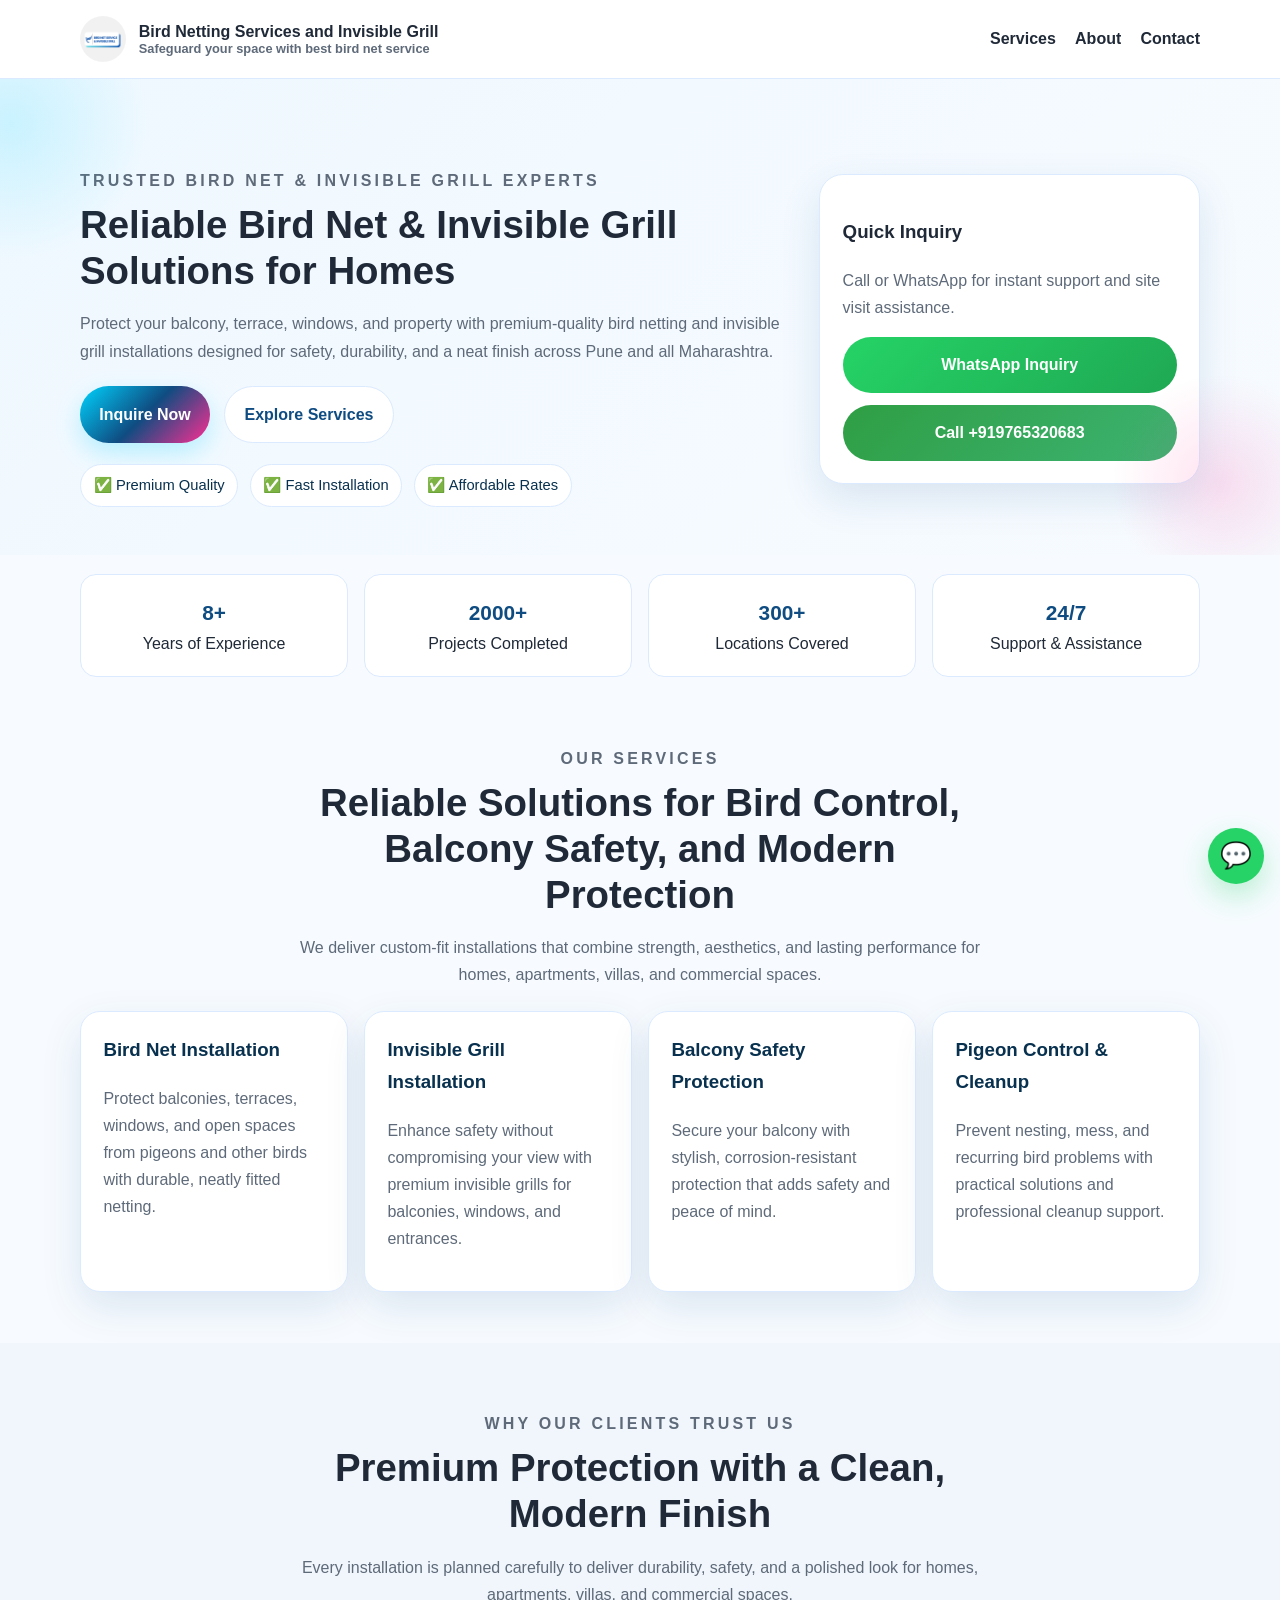
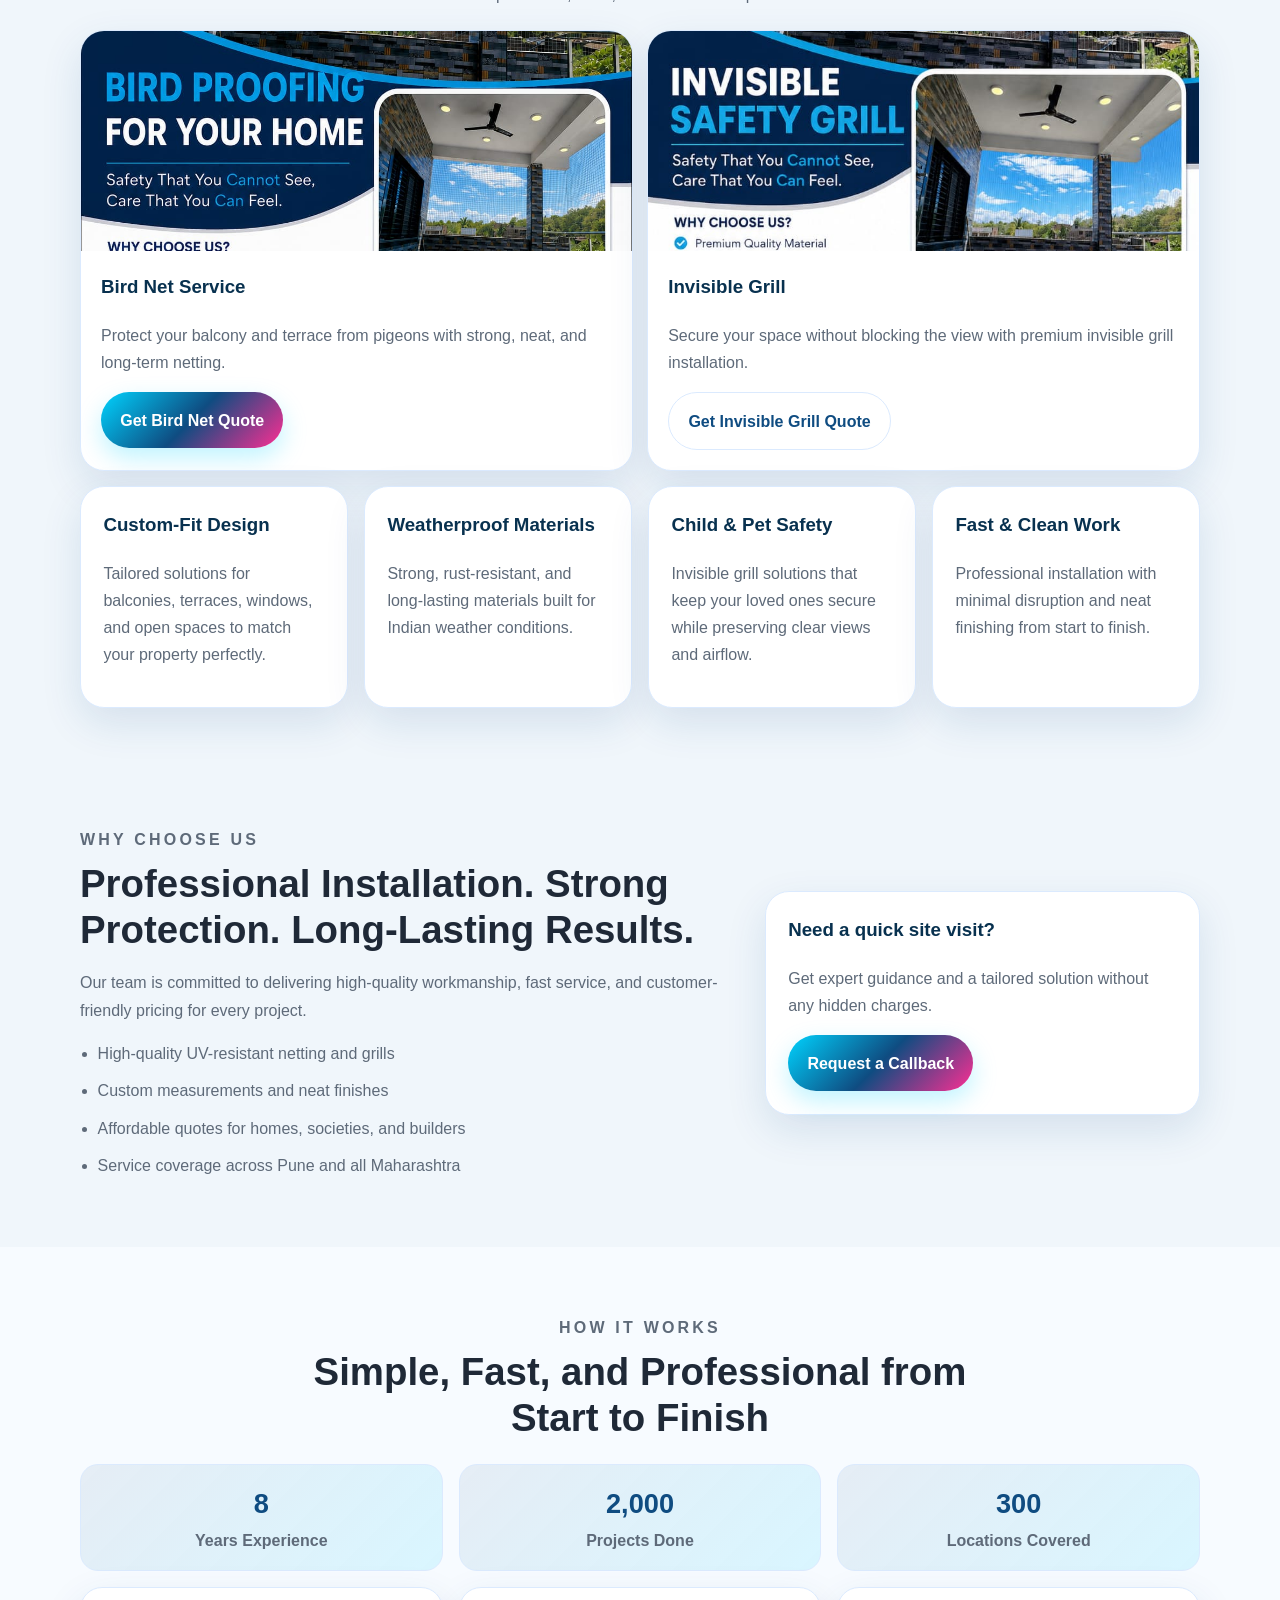
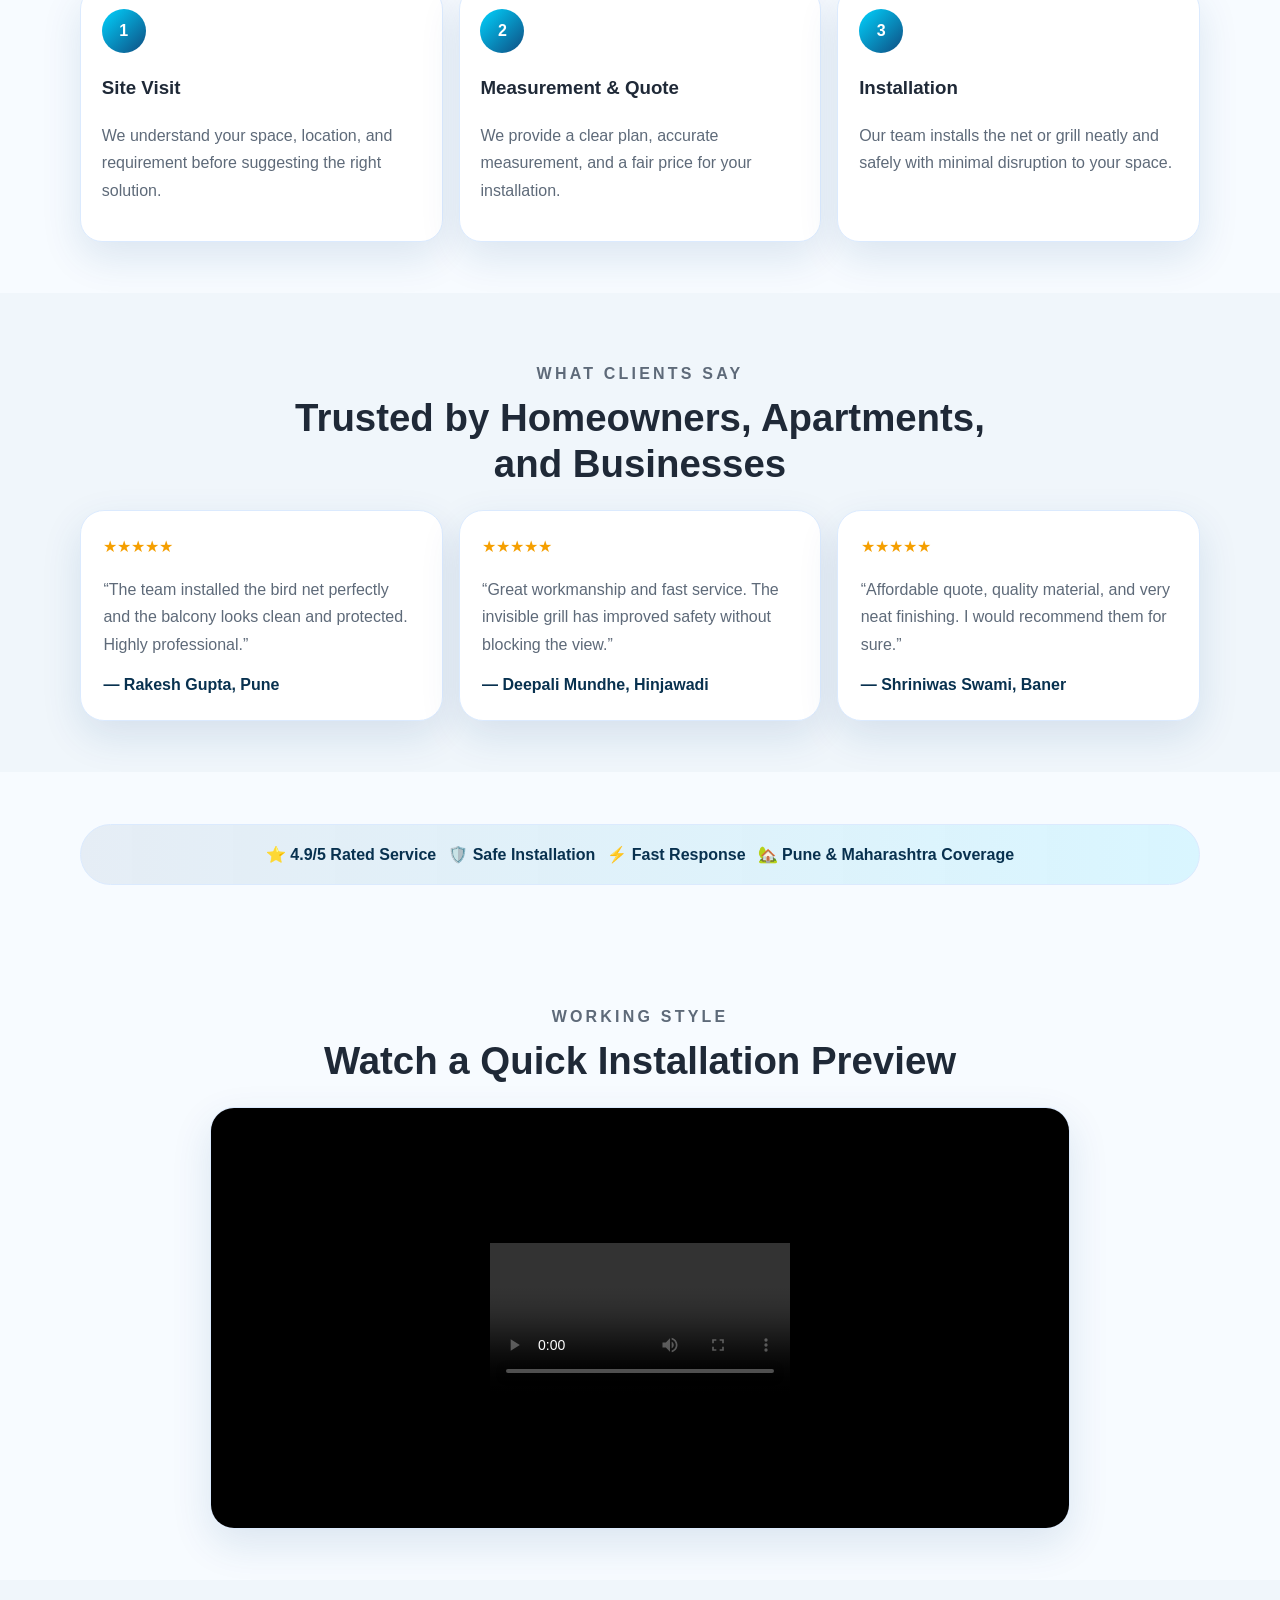
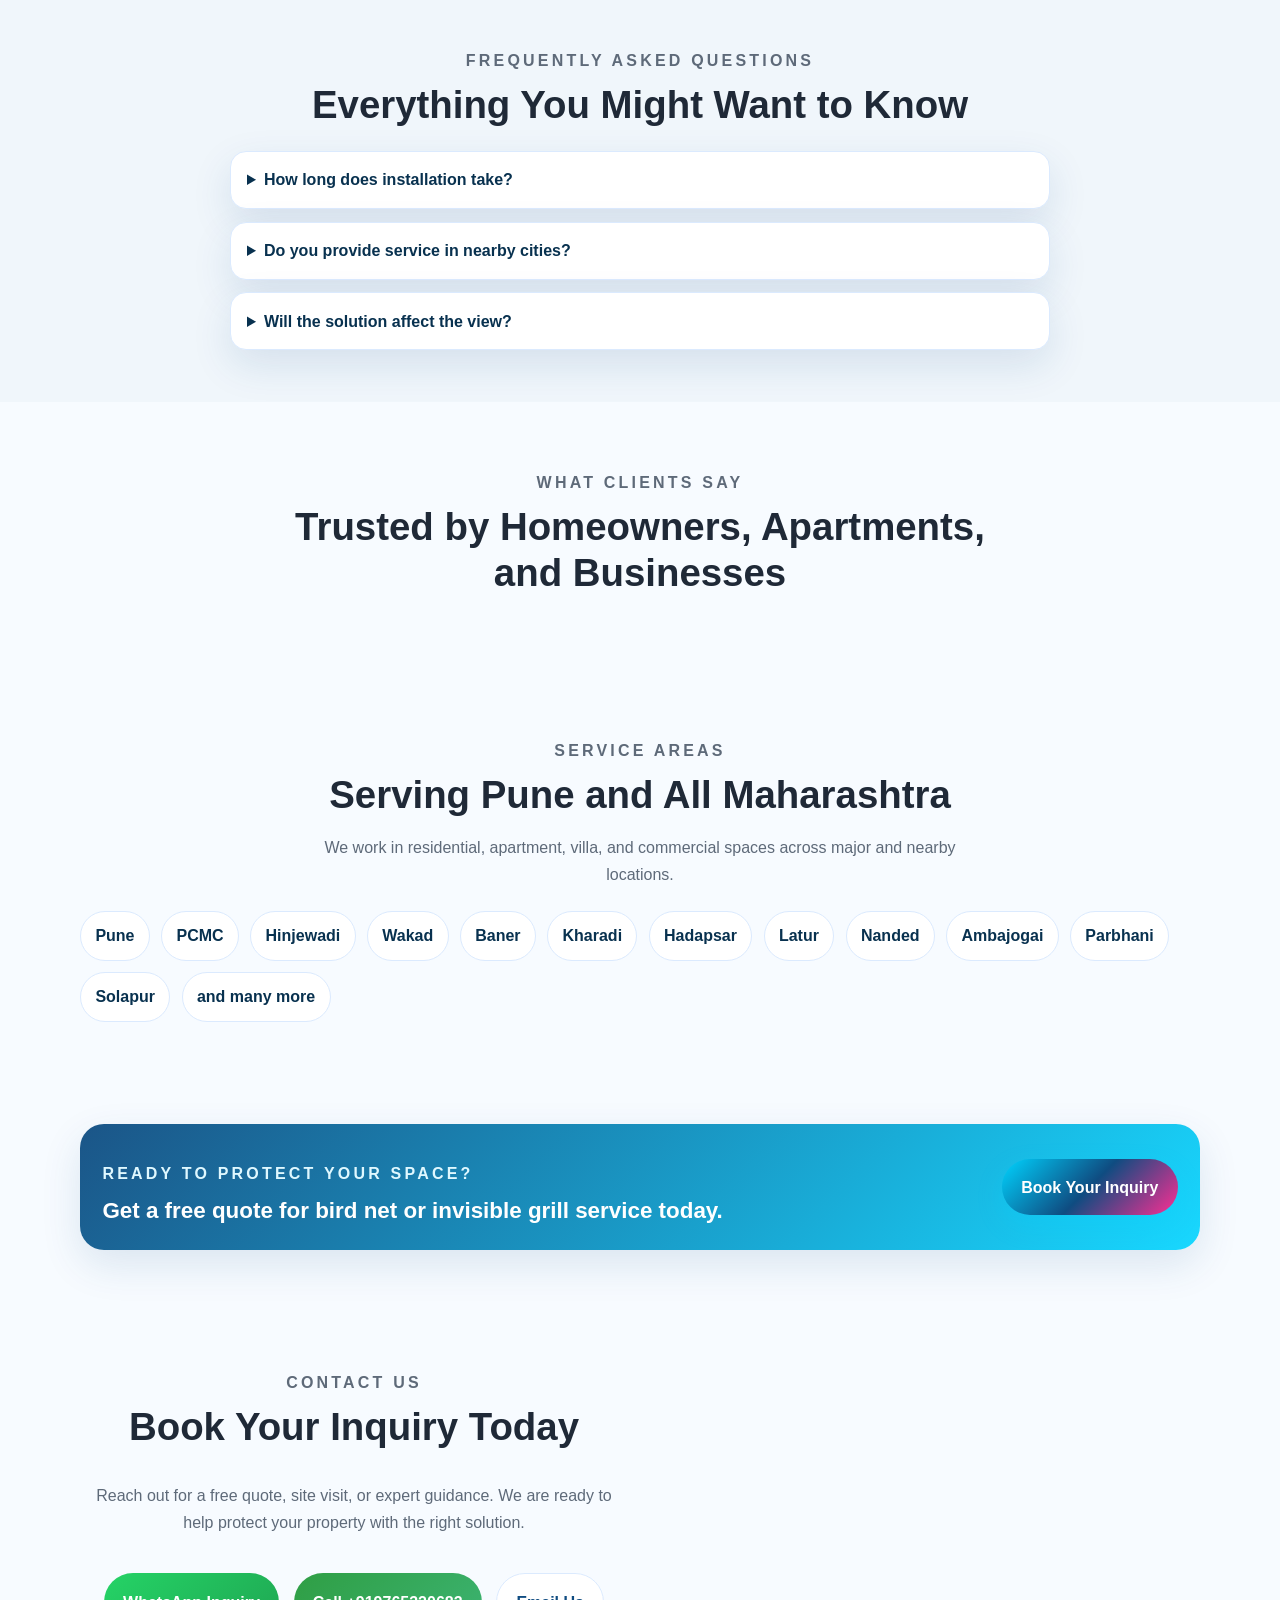
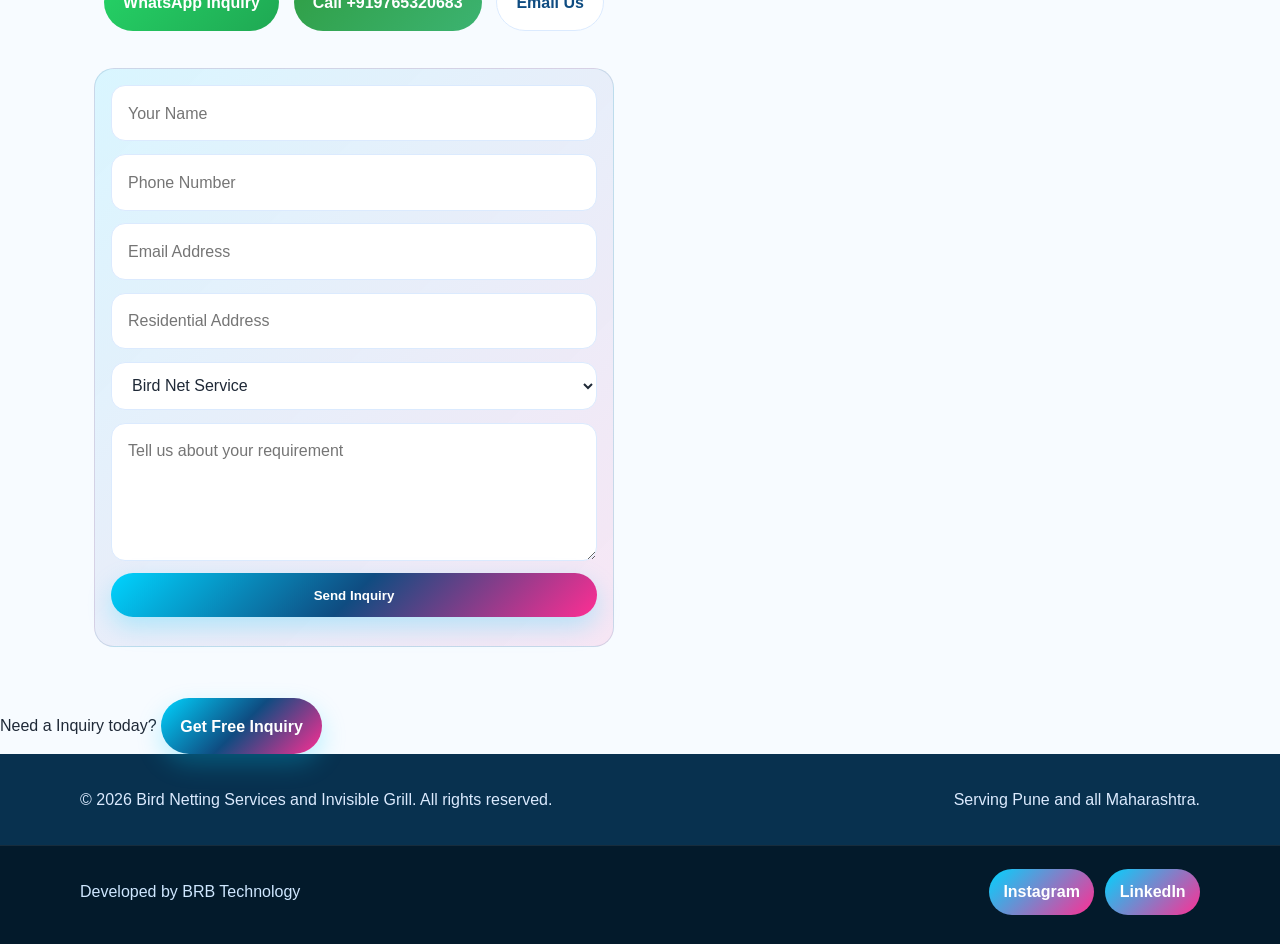
<file: index.html>
<!DOCTYPE html>
<html lang="en">
  <head>
    <meta charset="UTF-8" />
    <meta name="google-site-verification" content="9Urap_hjqONqZEsk7GaodjnMC9-ifWVLK-t0mXN6KZk" />
    <meta name="viewport" content="width=device-width, initial-scale=1.0" />
    <meta
      name="description"
      content="Professional Bird Net Services and Invisible Grill Services in Pune and all Maharashtra. Safe, durable, and affordable bird control and balcony protection solutions."
    />
    <meta
      name="keywords"
      content="bird net services pune, invisible grill services pune, bird netting, invisible grill, pigeon control, balcony safety, maharashtra"
    />
    <meta name="theme-color" content="#0f4c81" />
    <link rel="canonical" href="https://yourbusiness.com/" />
    <title>Bird Net & Invisible Grill Services in Pune | Safe Balcony & Property Protection</title>
    <link rel="stylesheet" href="styles.css" />
    <script type="application/ld+json">
      {
        "@context": "https://schema.org",
        "@type": "LocalBusiness",
        "name": "Bird Netting Services and Invisible Grill",
        "description": "Professional bird net and invisible grill services for homes, apartments, balconies, and commercial properties in Pune and across Maharashtra.",
        "url": "https://birdnetservices.com/",
        "telephone": "+919765320683",
        "areaServed": ["Pune", "Maharashtra"],
        "serviceType": ["Bird Net Services", "Invisible Grill Services", "Balcony Safety", "Pigeon Control"],
        "address": {
          "@type": "Indigo Wing flat no.410,Prism City Charholi Bk. Pune",
          "addressLocality": "Pune",
          "addressRegion": "Maharashtra",
          "addressCountry": "India"
        }
      }
    </script>
  </head>
  <body>
    <header class="site-header">
      <div class="container nav-wrap">
        <a href="#home" class="brand">
          <span class="brand-logo">
    <img src="images/logo.jpeg" alt="Bird Net Service & Invisible Grill Logo" style="max-height: 50px; width: auto;">
</span>
          <span>
            <strong data-company-name>Bird Netting Services and Invisible Grill</strong>
            <small data-company-tagline>Safeguard your space with best bird net service</small>
          </span>
        </a>
        <button class="nav-toggle" aria-label="Toggle navigation" aria-expanded="false">
          <span></span><span></span><span></span>
        </button>
        <nav class="site-nav">
          <a class="nav-link" href="services.html">Services</a>
          <a class="nav-link" href="about.html">About</a>
          <a class="nav-link" href="#contact">Contact</a>
        </nav>
      </div>
    </header>

    <main id="home">
      <section class="hero">
        <div class="container hero-grid">
          <div class="hero-content">
            <p class="eyebrow">Trusted Bird Net & Invisible Grill Experts</p>
            <h1>Reliable Bird Net & Invisible Grill Solutions for Homes</h1>
            <p>
              Protect your balcony, terrace, windows, and property with premium-quality bird netting and invisible grill installations designed for safety, durability, and a neat finish across Pune and all Maharashtra.
            </p>
            <div class="hero-actions">
              <a class="btn btn-primary" href="#contact">Inquire Now</a>
              <a class="btn btn-secondary" href="#services">Explore Services</a>
            </div>
            <div class="hero-badges">
              <span>✅ Premium Quality</span>
              <span>✅ Fast Installation</span>
              <span>✅ Affordable Rates</span>
            </div>
          </div>
          <div class="hero-card">
            <h3>Quick Inquiry</h3>
            <p>Call or WhatsApp for instant support and site visit assistance.</p>
            <div class="hero-cta-stack">
              <a class="btn btn-whatsapp" href="https://wa.link/309zy7" data-whatsapp-link>WhatsApp Inquiry</a>
              <a class="btn btn-call" href="tel:+919765320683" data-phone-link>Call Now</a>
            </div>
          </div>
        </div>
      </section>

      <section class="stats">
        <div class="container stats-grid">
          <div>
            <strong>8+</strong>
            <span>Years of Experience</span>
          </div>
          <div>
            <strong>2000+</strong>
            <span>Projects Completed</span>
          </div>
          <div>
            <strong>300+</strong>
            <span>Locations Covered</span>
          </div>
          <div>
            <strong>24/7</strong>
            <span>Support & Assistance</span>
          </div>
        </div>
      </section>

      <section class="section" id="services">
        <div class="container">
          <div class="section-head">
            <p class="eyebrow">Our Services</p>
            <h2>Reliable Solutions for Bird Control, Balcony Safety, and Modern Protection</h2>
            <p>We deliver custom-fit installations that combine strength, aesthetics, and lasting performance for homes, apartments, villas, and commercial spaces.</p>
          </div>
          <div class="card-grid">
            <article class="card">
              <h3>Bird Net Installation</h3>
              <p>Protect balconies, terraces, windows, and open spaces from pigeons and other birds with durable, neatly fitted netting.</p>
            </article>
            <article class="card">
              <h3>Invisible Grill Installation</h3>
              <p>Enhance safety without compromising your view with premium invisible grills for balconies, windows, and entrances.</p>
            </article>
            <article class="card">
              <h3>Balcony Safety Protection</h3>
              <p>Secure your balcony with stylish, corrosion-resistant protection that adds safety and peace of mind.</p>
            </article>
            <article class="card">
              <h3>Pigeon Control & Cleanup</h3>
              <p>Prevent nesting, mess, and recurring bird problems with practical solutions and professional cleanup support.</p>
            </article>
          </div>
        </div>
      </section>

      <section class="section alt-bg" id="benefits">
        <div class="container">
          <div class="section-head">
            <p class="eyebrow">Why Our Clients Trust Us</p>
            <h2>Premium Protection with a Clean, Modern Finish</h2>
            <p>Every installation is planned carefully to deliver durability, safety, and a polished look for homes, apartments, villas, and commercial spaces.</p>
          </div>
          <div class="promo-grid">
            <article class="promo-card">
              <img src="images/bird4.jpeg" alt="Bird net service" />
              <div class="promo-body">
                <h3>Bird Net Service</h3>
                <p>Protect your balcony and terrace from pigeons with strong, neat, and long-term netting.</p>
                <a class="btn btn-primary action-link" href="#contact">Get Bird Net Quote</a>
              </div>
            </article>
            <article class="promo-card">
              <img src="images/invisible4.jpeg" alt="Invisible grill service" />
              <div class="promo-body">
                <h3>Invisible Grill</h3>
                <p>Secure your space without blocking the view with premium invisible grill installation.</p>
                <a class="btn btn-secondary action-link" href="#contact">Get Invisible Grill Quote</a>
              </div>
            </article>
          </div>
          <div class="benefit-grid">
            <article class="benefit-card">
              <h3>Custom-Fit Design</h3>
              <p>Tailored solutions for balconies, terraces, windows, and open spaces to match your property perfectly.</p>
            </article>
            <article class="benefit-card">
              <h3>Weatherproof Materials</h3>
              <p>Strong, rust-resistant, and long-lasting materials built for Indian weather conditions.</p>
            </article>
            <article class="benefit-card">
              <h3>Child & Pet Safety</h3>
              <p>Invisible grill solutions that keep your loved ones secure while preserving clear views and airflow.</p>
            </article>
            <article class="benefit-card">
              <h3>Fast & Clean Work</h3>
              <p>Professional installation with minimal disruption and neat finishing from start to finish.</p>
            </article>
          </div>
        </div>
      </section>

      <section class="section alt-bg" id="about">
        <div class="container about-grid">
          <div>
            <p class="eyebrow">Why Choose Us</p>
            <h2>Professional Installation. Strong Protection. Long-Lasting Results.</h2>
            <p>
              Our team is committed to delivering high-quality workmanship, fast service, and customer-friendly pricing for every project.
            </p>
            <ul class="check-list">
              <li>High-quality UV-resistant netting and grills</li>
              <li>Custom measurements and neat finishes</li>
              <li>Affordable quotes for homes, societies, and builders</li>
              <li>Service coverage across Pune and all Maharashtra</li>
            </ul>
          </div>
          <div class="feature-box">
            <h3>Need a quick site visit?</h3>
            <p>Get expert guidance and a tailored solution without any hidden charges.</p>
            <a class="btn btn-primary" href="#contact">Request a Callback</a>
          </div>
        </div>
      </section>

      <section class="section">
        <div class="container">
          <div class="section-head">
            <p class="eyebrow">How It Works</p>
            <h2>Simple, Fast, and Professional from Start to Finish</h2>
          </div>
          <div class="counter-strip">
            <div class="counter-card">
              <strong data-count="8">0</strong>
              <span>Years Experience</span>
            </div>
            <div class="counter-card">
              <strong data-count="2000">0</strong>
              <span>Projects Done</span>
            </div>
            <div class="counter-card">
              <strong data-count="300">0</strong>
              <span>Locations Covered</span>
            </div>
          </div>
          <div class="steps-grid">
            <article class="step-card">
              <div class="step-number">1</div>
              <h3>Site Visit</h3>
              <p>We understand your space, location, and requirement before suggesting the right solution.</p>
            </article>
            <article class="step-card">
              <div class="step-number">2</div>
              <h3>Measurement & Quote</h3>
              <p>We provide a clear plan, accurate measurement, and a fair price for your installation.</p>
            </article>
            <article class="step-card">
              <div class="step-number">3</div>
              <h3>Installation</h3>
              <p>Our team installs the net or grill neatly and safely with minimal disruption to your space.</p>
            </article>
          </div>
        </div>
      </section>

      <section class="section alt-bg">
        <div class="container">
          <div class="section-head">
            <p class="eyebrow">What Clients Say</p>
            <h2>Trusted by Homeowners, Apartments, and Businesses</h2>
          </div>
          <div class="testimonial-grid">
            <article class="testimonial-card">
              <div class="rating">★★★★★</div>
              <p>“The team installed the bird net perfectly and the balcony looks clean and protected. Highly professional.”</p>
              <strong>— Rakesh Gupta, Pune</strong>
            </article>
            <article class="testimonial-card">
              <div class="rating">★★★★★</div>
              <p>“Great workmanship and fast service. The invisible grill has improved safety without blocking the view.”</p>
              <strong>— Deepali Mundhe, Hinjawadi</strong>
            </article>
            <article class="testimonial-card">
              <div class="rating">★★★★★</div>
              <p>“Affordable quote, quality material, and very neat finishing. I would recommend them for sure.”</p>
              <strong>— Shriniwas Swami, Baner</strong>
            </article>
          </div>
        </div>
      </section>

      <section class="section">
        <div class="container">
          <div class="trust-strip">
            <span>⭐ 4.9/5 Rated Service</span>
            <span>🛡️ Safe Installation</span>
            <span>⚡ Fast Response</span>
            <span>🏡 Pune & Maharashtra Coverage</span>
          </div>
        </div>
      </section>

      <section class="section">
        <div class="container">
          <div class="section-head">
            <p class="eyebrow">Working Style</p>
            <h2>Watch a Quick Installation Preview</h2>
          </div>
          <div class="video-card">
            <iframe src="images/invisible.mp4" title="Invisible Grill installation preview" loading="lazy" allowfullscreen></iframe>
          </div>
        </div>
      </section>

      <section class="section alt-bg">
        <div class="container">
          <div class="section-head">
            <p class="eyebrow">Frequently Asked Questions</p>
            <h2>Everything You Might Want to Know</h2>
          </div>
          <div class="faq-list">
            <details>
              <summary>How long does installation take?</summary>
              <p>Most installations are completed within a few hours depending on the size and type of property.</p>
            </details>
            <details>
              <summary>Do you provide service in nearby cities?</summary>
              <p>Yes, we serve Pune,Latur,nanded,Mumbai,ambajogai,Parbhani and multiple locations across Maharashtra.</p>
            </details>
            <details>
              <summary>Will the solution affect the view?</summary>
              <p>Our invisible grill options are designed to preserve visibility while enhancing safety and protection.</p>
            </details>
          </div>
        </div>
      </section>

      <section class="section">
        <div class="container">
          <div class="section-head">
            <p class="eyebrow">What Clients Say</p>
            <h2>Trusted by Homeowners, Apartments, and Businesses</h2>
          </div>
        </div>
      </section>

      <section class="section" id="areas">
        <div class="container">
          <div class="section-head">
            <p class="eyebrow">Service Areas</p>
            <h2>Serving Pune and All Maharashtra</h2>
            <p>We work in residential, apartment, villa, and commercial spaces across major and nearby locations.</p>
          </div>
          <div class="pill-list" role="list" aria-label="Service locations">
            <a href="https://www.google.com/maps/search/Pune+Maharashtra+India" target="_blank" rel="noopener noreferrer">Pune</a>
            <a href="https://www.google.com/maps/search/Pimpri+Chinchwad+Maharashtra+India" target="_blank" rel="noopener noreferrer">PCMC</a>
            <a href="https://www.google.com/maps/search/Hinjewadi+Pune+Maharashtra+India" target="_blank" rel="noopener noreferrer">Hinjewadi</a>
            <a href="https://www.google.com/maps/search/Wakad+Pune+Maharashtra+India" target="_blank" rel="noopener noreferrer">Wakad</a>
            <a href="https://www.google.com/maps/search/Baner+Pune+Maharashtra+India" target="_blank" rel="noopener noreferrer">Baner</a>
            <a href="https://www.google.com/maps/search/Kharadi+Pune+Maharashtra+India" target="_blank" rel="noopener noreferrer">Kharadi</a>
            <a href="https://www.google.com/maps/search/Hadapsar+Pune+Maharashtra+India" target="_blank" rel="noopener noreferrer">Hadapsar</a>
            <a href="https://www.google.com/maps/search/Latur+Maharashtra+India" target="_blank" rel="noopener noreferrer">Latur</a>
            <a href="https://www.google.com/maps/search/Nanded+Maharashtra+India" target="_blank" rel="noopener noreferrer">Nanded</a>
            <a href="https://www.google.com/maps/search/Ambajogai+Maharashtra+India" target="_blank" rel="noopener noreferrer">Ambajogai</a>
            <a href="https://www.google.com/maps/search/Parbhani+Maharashtra+India" target="_blank" rel="noopener noreferrer">Parbhani</a>
            <a href="https://www.google.com/maps/search/Solapur+Maharashtra+India" target="_blank" rel="noopener noreferrer">Solapur</a>
            <a href="https://www.google.com/maps/search/Maharashtra+India" target="_blank" rel="noopener noreferrer">and many more</a>
          </div>
        </div>
      </section>

      <section class="section">
        <div class="container">
          <div class="cta-banner">
            <div>
              <p class="eyebrow">Ready to Protect Your Space?</p>
              <h3>Get a free quote for bird net or invisible grill service today.</h3>
            </div>
            <a class="btn btn-primary" href="#contact">Book Your Inquiry</a>
          </div>
        </div>
      </section>

      <section class="section contact-section" id="contact">
        <div class="container contact-grid">
          <div class="contact-content">
            <p class="eyebrow">Contact Us</p>
            <h2>Book Your Inquiry Today</h2>
            <p>Reach out for a free quote, site visit, or expert guidance. We are ready to help protect your property with the right solution.</p>
            <div class="contact-actions">
              <a class="btn btn-whatsapp action-link" href="https://wa.link/309zy7" data-whatsapp-link>WhatsApp Inquiry</a>
              <a class="btn btn-call action-link" href="tel:+919765320683" data-phone-link>Call Now</a>
              <a class="btn btn-secondary action-link" href="mailto:absbirdnetting@gmail.com" data-email-link>Email Us</a>
            </div>
            <form class="inquiry-form" id="inquiry-form">
              <input type="text" name="name" placeholder="Your Name" required />
              <input type="tel" name="phone" placeholder="Phone Number" required />
              <input type="email" name="email" placeholder="Email Address" />
              <input type="text" name="address" placeholder="Residential Address" />
              <select name="service">
                <option value="Bird Net Service">Bird Net Service</option>
                <option value="Invisible Grill Service">Invisible Grill Service</option>
                <option value="Balcony Safety">Balcony Safety</option>
                <option value="Other">Other</option>
              </select>
              <textarea name="message" rows="4" placeholder="Tell us about your requirement"></textarea>
              <button type="submit" class="btn btn-primary">Send Inquiry</button>
              <p class="form-message" id="form-message"></p>
            </form>
          </div>
          <div class="map-card">
            <iframe
              title="Map location"
              src="https://www.google.com/maps?q=Pune,Maharashtra,India&output=embed"
              loading="lazy"
              referrerpolicy="no-referrer-when-downgrade"
            ></iframe>
          </div>
        </div>
      </section>
    </main>

    <div class="sticky-inquiry-bar">
      <span>Need a Inquiry today?</span>
      <a class="btn btn-primary" href="#contact">Get Free Inquiry</a>
    </div>

    <footer class="site-footer">
      <div class="container footer-wrap">
        <p>© <span id="year"></span> <span data-company-name>Bird Netting Services and Invisible Grill</span>. All rights reserved.</p>
        <p>Serving Pune and all Maharashtra.</p>
      </div>
    </footer>

    <footer class="dev-footer">
      <div class="container">
        <p>Developed by BRB Technology</p>
        <div class="dev-links">
          <a href="https://www.instagram.com/vijaykumarbade11?igsh=YzZrcXF1bXB2cXJj
" target="_blank" rel="noopener noreferrer">Instagram</a>
          <a href="https://www.linkedin.com/in/vijaykumar-bade-938192392?utm_source=share_via&utm_content=profile&utm_medium=member_android" target="_blank" rel="noopener noreferrer">LinkedIn</a>
        </div>
      </div>
    </footer>

    <a class="floating-action" href="https://wa.link/309zy7" data-whatsapp-link aria-label="WhatsApp inquiry">💬</a>

    <script src="script.js"></script>
  </body>
</html>
</file>
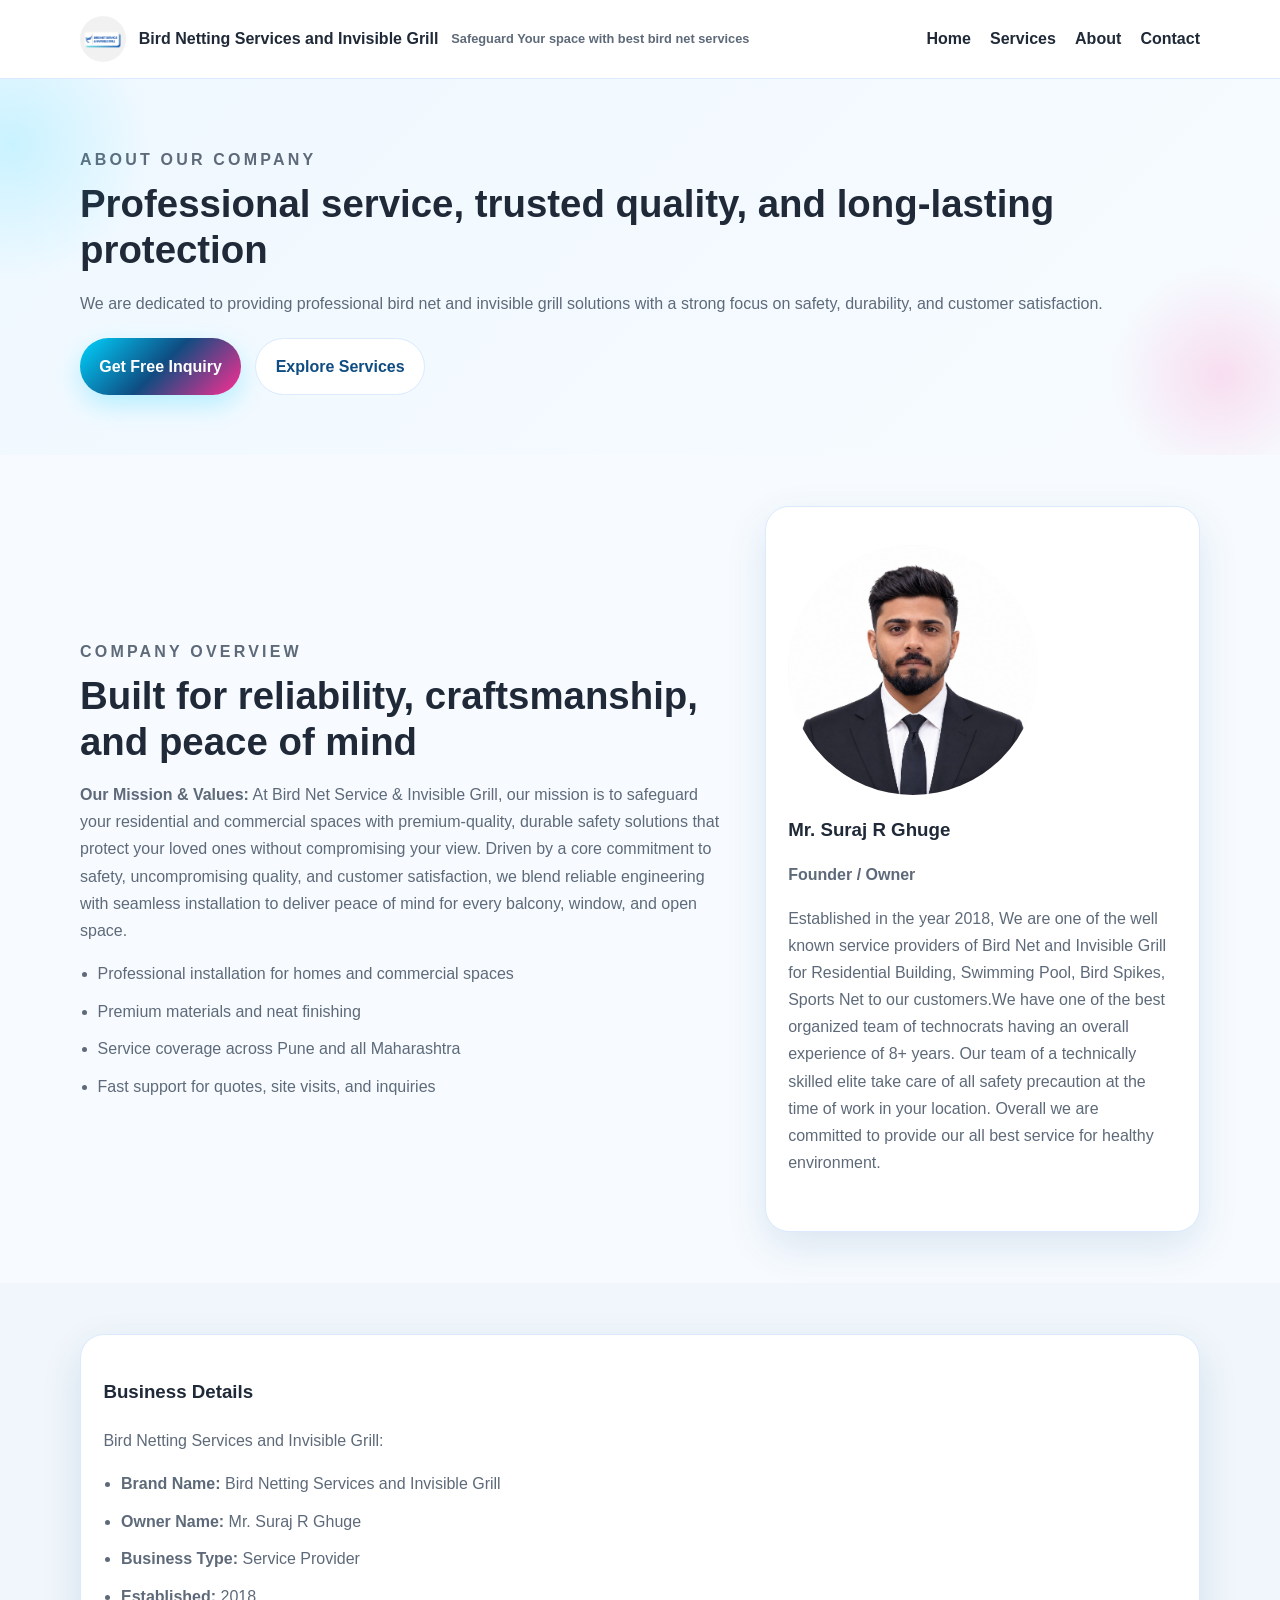
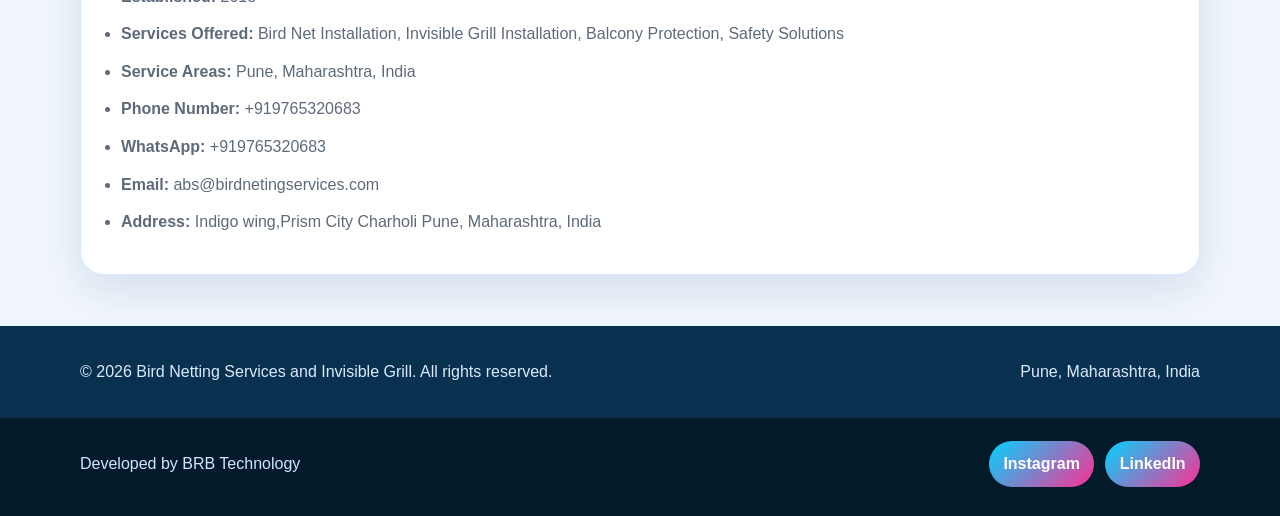
<file: about.html>
<!DOCTYPE html>
<html lang="en">
  <head>
    <meta charset="UTF-8" />
    <meta name="viewport" content="width=device-width, initial-scale=1.0" />
    <title>About Us | Bird Netting Services and Invisible Grill</title>
    <meta name="description" content="Learn more about our company, services, and the owner behind the business." />
    <link rel="stylesheet" href="styles.css" />
  </head>
  <body>
    <header class="site-header">
      <div class="container nav-wrap">
        <a href="index.html" class="brand">
          <span class="brand-logo">
    <img src="images/logo.jpeg" alt="Bird Net Service & Invisible Grill Logo" style="max-height: 50px; width: auto;">
</span>
            <strong data-company-name>Bird Netting Services and Invisible Grill</strong>
            <small data-company-tagline>Safeguard Your space with best bird net services</small>
          </span>
        </a>
        <button class="nav-toggle" aria-label="Toggle navigation" aria-expanded="false">
          <span></span><span></span><span></span>
        </button>
        <nav class="site-nav">
          <a href="index.html">Home</a>
          <a href="services.html">Services</a>
          <a href="about.html">About</a>
          <a href="index.html#contact">Contact</a>
        </nav>
      </div>
    </header>

    <main>
      <section class="hero inner-hero">
        <div class="container">
          <p class="eyebrow">About Our Company</p>
          <h1>Professional service, trusted quality, and long-lasting protection</h1>
          <p>We are dedicated to providing professional bird net and invisible grill solutions with a strong focus on safety, durability, and customer satisfaction.</p>
          <div class="hero-actions">
            <a class="btn btn-primary" href="index.html#contact">Get Free Inquiry</a>
            <a class="btn btn-secondary" href="services.html">Explore Services</a>
          </div>
        </div>
      </section>

      <section class="section">
        <div class="container about-grid">
          <div>
            <p class="eyebrow">Company Overview</p>
            <h2>Built for reliability, craftsmanship, and peace of mind</h2>
            <p>
    <strong>Our Mission & Values:</strong> At Bird Net Service & Invisible Grill, our mission is to safeguard your residential and commercial spaces with premium-quality, durable safety solutions that protect your loved ones without compromising your view. Driven by a core commitment to safety, uncompromising quality, and customer satisfaction, we blend reliable engineering with seamless installation to deliver peace of mind for every balcony, window, and open space.
</p>
            <ul class="check-list">
              <li>Professional installation for homes and commercial spaces</li>
              <li>Premium materials and neat finishing</li>
              <li>Service coverage across Pune and all Maharashtra</li>
              <li>Fast support for quotes, site visits, and inquiries</li>
            </ul>
          </div>
          <div class="owner-card">
            <div class="owner-photo">
              <p>
    <img src="images/owner.jpeg" alt="Company Owner" style="max-width: 250px; border-radius: 50%; width: 100%; height: auto;">
</p>
            <h3 data-owner-name>Mr. Suraj R Ghuge</h3>
            <p class="owner-role" data-owner-role>Founder / Owner</p>
            <p data-owner-about>Established in the year 2018, We are one of the well known service providers of Bird Net and Invisible Grill for Residential Building, Swimming Pool, Bird Spikes, Sports Net to our customers.We have one of the best organized team of technocrats having an overall experience of 8+ years. Our team of a technically skilled elite take care of all safety precaution at the time of work in your location. Overall we are committed to provide our all best service for healthy environment.</p>
          </div>
        </div>
      </section>

      <section class="section alt-bg">
        <div class="container">
          <div class="editable-card">
            <h3>Business Details</h3>
            <p>Bird Netting Services and Invisible Grill:</p>
            <ul class="check-list">
              <li><strong>Brand Name:</strong> Bird Netting Services and Invisible Grill</li>
               <li><strong>Owner Name:</strong> Mr. Suraj R Ghuge</li>
              <li><strong>Business Type:</strong> Service Provider</li>
              <li><strong>Established:</strong> 2018</li>
              <li><strong>Services Offered:</strong> Bird Net Installation, Invisible Grill Installation, Balcony Protection, Safety Solutions</li>
              <li><strong>Service Areas:</strong> Pune, Maharashtra, India</li>
              <li><strong>Phone Number:</strong> +919765320683</li>
              <li><strong>WhatsApp:</strong> +919765320683</li>
              <li><strong>Email:</strong> abs@birdnetingservices.com</li>
              <li><strong>Address:</strong> <span data-company-address>Indigo wing,Prism City Charholi Pune, Maharashtra, India</span></li>
             
            </ul>
          </div>
        </div>
      </section>
    </main>

    <footer class="site-footer">
      <div class="container footer-wrap">
        <p>© <span id="year"></span> <span data-company-name>Bird Netting Services and Invisible Grill</span>. All rights reserved.</p>
        <p data-company-address>Pune, Maharashtra, India</p>
      </div>
    </footer>

    <footer class="dev-footer">
      <div class="container">
        <p>Developed by BRB Technology</p>
        <div class="dev-links">
          <a href="https://www.instagram.com/vijaykumarbade11?igsh=YzZrcXF1bXB2cXJj" target="_blank" rel="noopener noreferrer">Instagram</a>
          <a href="https://www.linkedin.com/in/vijaykumar-bade-938192392?utm_source=share_via&utm_content=profile&utm_medium=member_android" target="_blank" rel="noopener noreferrer">LinkedIn</a>
        </div>
      </div>
    </footer>

    <script src="script.js"></script>
  </body>
</html>
</file>
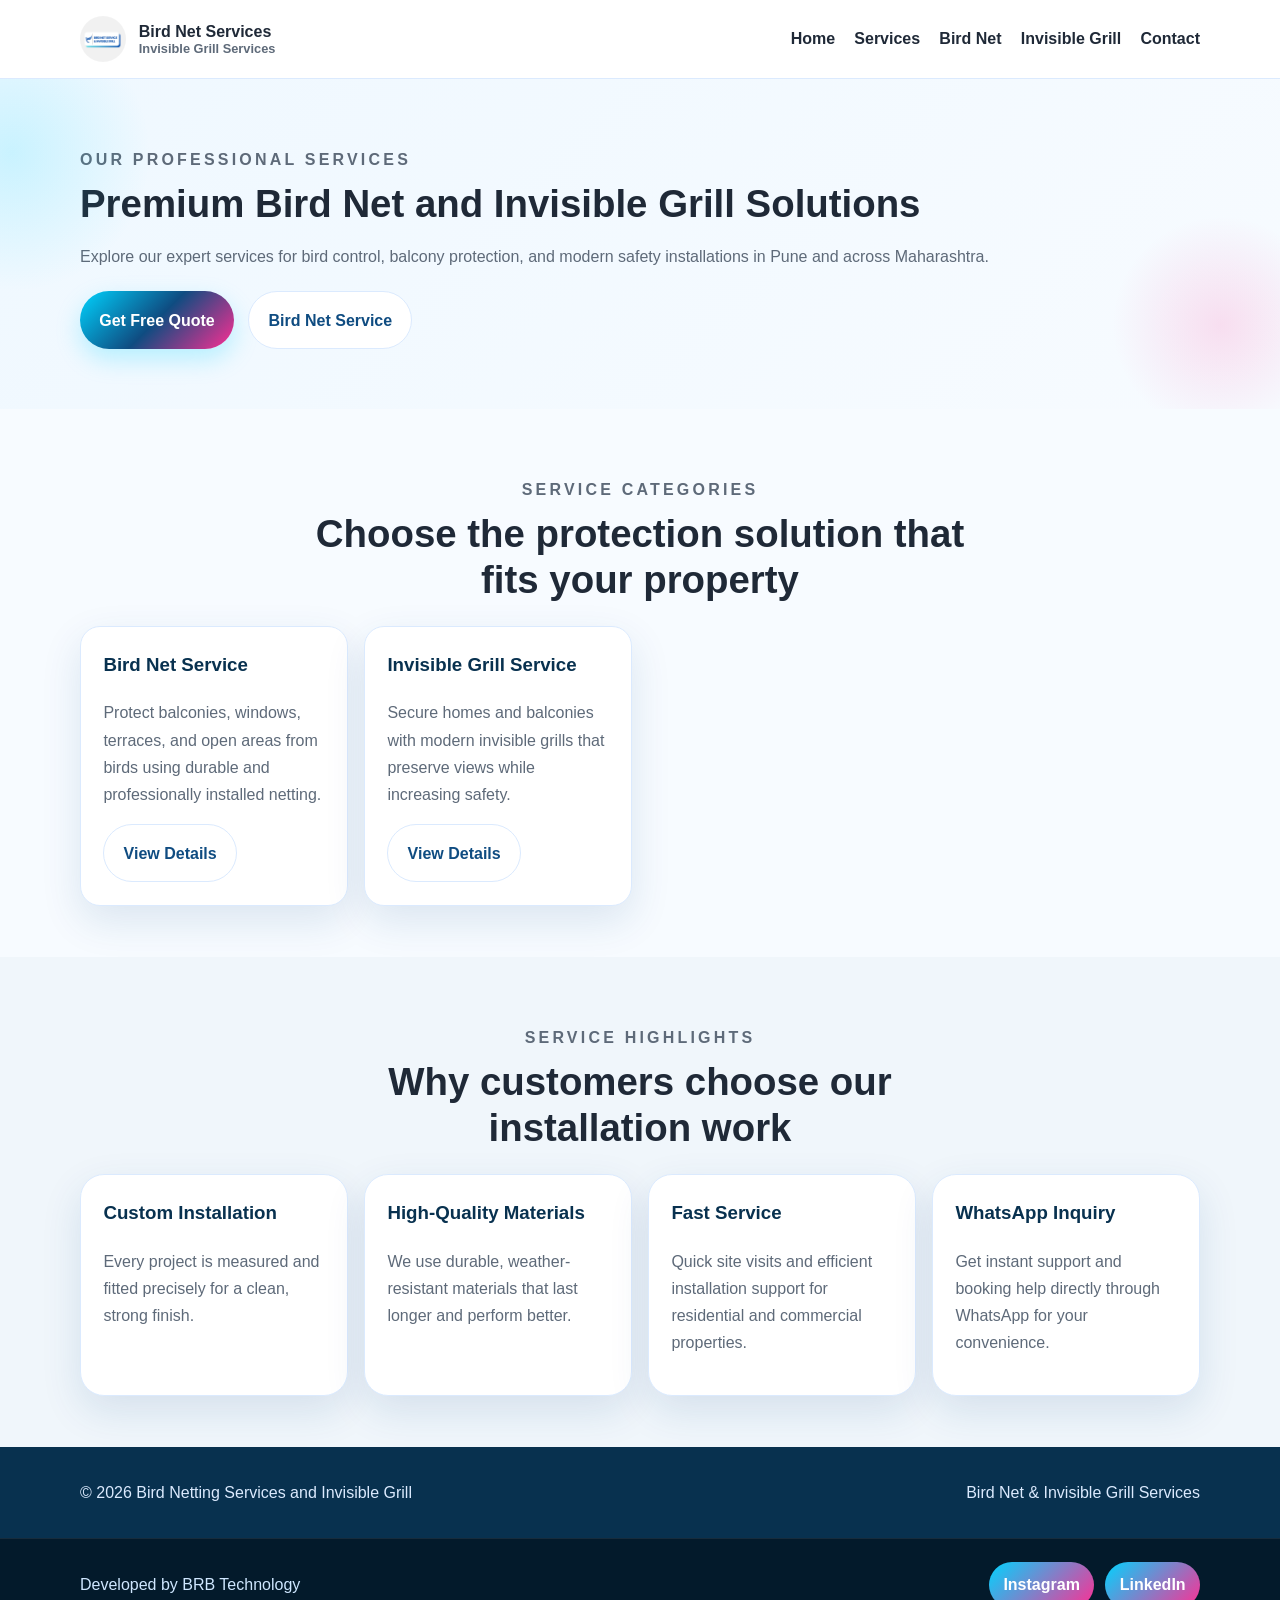
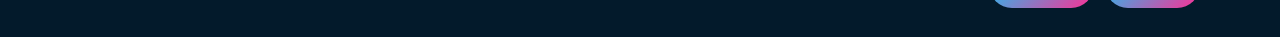
<file: services.html>
<!DOCTYPE html>
<html lang="en">
  <head>
    <meta charset="UTF-8" />
    <meta name="viewport" content="width=device-width, initial-scale=1.0" />
    <title>Our Services | Bird Net & Invisible Grill Services</title>
    <meta
      name="description"
      content="Explore our bird net installation and invisible grill services with gallery, inquiry button, and professional installation details."
    />
    <link rel="stylesheet" href="styles.css" />
  </head>
  <body>
    <header class="site-header">
      <div class="container nav-wrap">
        <a href="index.html" class="brand">
          <span class="brand-logo">
    <img src="images/logo.jpeg" alt="Bird Net Service & Invisible Grill Logo" style="max-height: 50px; width: auto;">
</span>
          <span>
            <strong>Bird Net Services</strong>
            <small>Invisible Grill Services</small>
          </span>
        </a>
        <button class="nav-toggle" aria-label="Toggle navigation" aria-expanded="false">
          <span></span><span></span><span></span>
        </button>
        <nav class="site-nav">
          <a href="index.html">Home</a>
          <a href="services.html">Services</a>
          <a href="bird-net.html">Bird Net</a>
          <a href="invisible-grill.html">Invisible Grill</a>
          <a href="index.html#contact">Contact</a>
        </nav>
      </div>
    </header>

    <main>
      <section class="hero inner-hero">
        <div class="container">
          <p class="eyebrow">Our Professional Services</p>
          <h1>Premium Bird Net and Invisible Grill Solutions</h1>
          <p>Explore our expert services for bird control, balcony protection, and modern safety installations in Pune and across Maharashtra.</p>
          <div class="hero-actions">
            <a class="btn btn-primary" href="index.html#contact">Get Free Quote</a>
            <a class="btn btn-secondary" href="bird-net.html">Bird Net Service</a>
          </div>
        </div>
      </section>

      <section class="section">
        <div class="container">
          <div class="section-head">
            <p class="eyebrow">Service Categories</p>
            <h2>Choose the protection solution that fits your property</h2>
          </div>
          <div class="card-grid">
            <article class="card">
              <h3>Bird Net Service</h3>
              <p>Protect balconies, windows, terraces, and open areas from birds using durable and professionally installed netting.</p>
              <a class="btn btn-secondary" href="bird-net.html">View Details</a>
            </article>
            <article class="card">
              <h3>Invisible Grill Service</h3>
              <p>Secure homes and balconies with modern invisible grills that preserve views while increasing safety.</p>
              <a class="btn btn-secondary" href="invisible-grill.html">View Details</a>
            </article>
          </div>
        </div>
      </section>

      <section class="section alt-bg">
        <div class="container">
          <div class="section-head">
            <p class="eyebrow">Service Highlights</p>
            <h2>Why customers choose our installation work</h2>
          </div>
          <div class="benefit-grid">
            <article class="benefit-card">
              <h3>Custom Installation</h3>
              <p>Every project is measured and fitted precisely for a clean, strong finish.</p>
            </article>
            <article class="benefit-card">
              <h3>High-Quality Materials</h3>
              <p>We use durable, weather-resistant materials that last longer and perform better.</p>
            </article>
            <article class="benefit-card">
              <h3>Fast Service</h3>
              <p>Quick site visits and efficient installation support for residential and commercial properties.</p>
            </article>
            <article class="benefit-card">
              <h3>WhatsApp Inquiry</h3>
              <p>Get instant support and booking help directly through WhatsApp for your convenience.</p>
            </article>
          </div>
        </div>
      </section>
    </main>

    <footer class="site-footer">
      <div class="container footer-wrap">
        <p>© <span id="year"></span> Bird Netting Services and Invisible Grill</p>
        <p>Bird Net & Invisible Grill Services</p>
      </div>
    </footer>

    <footer class="dev-footer">
      <div class="container">
        <p>Developed by BRB Technology</p>
        <div class="dev-links">
          <a href="https://www.instagram.com/vijaykumarbade11?igsh=YzZrcXF1bXB2cXJj
" target="_blank" rel="noopener noreferrer">Instagram</a>
          <a href="https://www.linkedin.com/in/vijaykumar-bade-938192392?utm_source=share_via&utm_content=profile&utm_medium=member_android" target="_blank" rel="noopener noreferrer">LinkedIn</a>
        </div>
      </div>
    </footer>

    <script src="script.js"></script>
  </body>
</html>
</file>
<file: styles.css>
:root {
  --primary: #0f4c81;
  --primary-dark: #08314f;
  --accent: #2f9e44;
  --secondary: #00d4ff;
  --tertiary: #ff2e93;
  --text: #1f2937;
  --muted: #5e6a79;
  --bg: #f7fbff;
  --surface: #ffffff;
  --border: #dbeafe;
  --shadow: 0 15px 40px rgba(15, 76, 129, 0.12);
}

* {
  box-sizing: border-box;
}

html {
  scroll-behavior: smooth;
}

body {
  margin: 0;
  font-family: Arial, Helvetica, sans-serif;
  color: var(--text);
  background: var(--bg);
  line-height: 1.7;
  overflow-x: hidden;
}

a {
  color: inherit;
  text-decoration: none;
}

img,
iframe {
  max-width: 100%;
  display: block;
}

.container {
  width: min(1120px, calc(100% - 2rem));
  margin: 0 auto;
}

.site-header {
  position: sticky;
  top: 0;
  z-index: 1000;
  background: rgba(255, 255, 255, 0.95);
  backdrop-filter: blur(10px);
  border-bottom: 1px solid var(--border);
}

.nav-wrap {
  display: flex;
  align-items: center;
  justify-content: space-between;
  padding: 1rem 0;
}

.brand {
  display: flex;
  align-items: center;
  gap: 0.8rem;
  font-weight: 700;
}

.brand-logo {
  display: grid;
  place-items: center;
  width: 46px;
  height: 46px;
  border-radius: 50%;
  background: linear-gradient(135deg, var(--primary), var(--accent));
  color: #fff;
  font-size: 0.95rem;
  overflow: hidden;
}

.brand-logo img {
  width: 100%;
  height: 100%;
  object-fit: cover;
}

.brand span {
  display: flex;
  flex-direction: column;
  line-height: 1.2;
}

.brand small {
  color: var(--muted);
  font-size: 0.8rem;
}

.site-nav {
  display: flex;
  gap: 1.2rem;
  font-weight: 600;
}

.site-nav a:hover {
  color: var(--primary);
}

.nav-toggle {
  display: none;
  border: 0;
  background: none;
  flex-direction: column;
  gap: 4px;
  cursor: pointer;
}

.nav-toggle span {
  width: 24px;
  height: 2px;
  background: var(--text);
}

.hero {
  padding: 4.5rem 0 3rem;
  background: linear-gradient(135deg, #eff8ff 0%, #f7fbff 100%);
  position: relative;
  overflow: hidden;
  animation: fadeUp 0.9s ease both;
}

.hero::before {
  content: '';
  position: absolute;
  inset: -20% auto auto -10%;
  width: 280px;
  height: 280px;
  border-radius: 50%;
  background: radial-gradient(circle, rgba(0, 212, 255, 0.16), transparent 70%);
  animation: floatOrb 8s ease-in-out infinite;
}

.hero::after {
  content: '';
  position: absolute;
  right: -4%;
  bottom: -8%;
  width: 220px;
  height: 220px;
  border-radius: 50%;
  background: radial-gradient(circle, rgba(255, 46, 147, 0.14), transparent 70%);
  animation: floatOrb 10s ease-in-out infinite reverse;
}

.inner-hero {
  padding: 3.2rem 0 2.4rem;
}

.hero-grid {
  display: grid;
  grid-template-columns: 1.3fr 0.7fr;
  gap: 2rem;
  align-items: center;
}

.eyebrow {
  text-transform: uppercase;
  letter-spacing: 0.2em;
  font-size: 0.82rem;
  font-weight: 700;
  color: var(--primary);
  margin-bottom: 0.5rem;
}

.hero h1,
.section h2,
.about-grid h2,
.contact-section h2 {
  font-size: clamp(1.8rem, 3vw, 2.8rem);
  line-height: 1.2;
  margin: 0 0 1rem;
}

.hero p,
.section p,
.about-grid p,
.contact-section p {
  color: var(--muted);
  font-size: 1rem;
}

.hero-actions,
.contact-actions {
  display: flex;
  flex-wrap: wrap;
  gap: 0.9rem;
  margin: 1.3rem 0;
}

.hero-cta-stack {
  display: flex;
  flex-direction: column;
  gap: 0.75rem;
  margin-top: 0.5rem;
}

.btn {
  display: inline-flex;
  align-items: center;
  justify-content: center;
  border-radius: 999px;
  padding: 0.9rem 1.2rem;
  font-weight: 700;
  transition: transform 0.2s ease, box-shadow 0.2s ease;
  border: none;
  cursor: pointer;
}

.btn:hover {
  transform: translateY(-2px) scale(1.01);
  box-shadow: 0 10px 20px rgba(15, 76, 129, 0.2);
}

.btn:active {
  transform: scale(0.98);
}

.action-link,
.nav-link {
  position: relative;
  overflow: hidden;
}

.action-link::after,
.nav-link::after {
  content: '';
  position: absolute;
  inset: 0;
  background: linear-gradient(90deg, transparent, rgba(255,255,255,0.3), transparent);
  transform: translateX(-100%);
  transition: transform 0.45s ease;
}

.action-link:hover::after,
.nav-link:hover::after {
  transform: translateX(100%);
}

.btn.is-clicked {
  transform: scale(0.97);
  box-shadow: inset 0 0 0 2px rgba(255,255,255,0.3);
}

.btn-primary {
  background: linear-gradient(135deg, var(--secondary), var(--primary), var(--tertiary));
  color: #fff;
  box-shadow: 0 10px 24px rgba(0, 212, 255, 0.25);
}

.btn-secondary {
  background: #fff;
  color: var(--primary);
  border: 1px solid var(--border);
}

.btn-whatsapp {
  background: linear-gradient(135deg, #25d366, #1fa853);
  color: #fff;
}

.btn-call {
  background: linear-gradient(135deg, var(--accent), #3cb371);
  color: #fff;
}

.hero-badges {
  display: flex;
  flex-wrap: wrap;
  gap: 0.7rem;
  margin-top: 1rem;
}

.hero-badges span {
  border: 1px solid var(--border);
  border-radius: 999px;
  padding: 0.5rem 0.8rem;
  background: #fff;
  color: var(--primary-dark);
  font-size: 0.92rem;
}

.hero-card,
.feature-box,
.map-card,
.benefit-card,
.testimonial-card,
.promo-card,
.step-card,
.compare-card,
.photo-card,
.card {
  background: var(--surface);
  border: 1px solid var(--border);
  border-radius: 24px;
  box-shadow: var(--shadow);
  padding: 1.4rem;
  opacity: 0;
  transform: translateY(24px);
  transition: opacity 0.6s ease, transform 0.6s ease;
}

.hero-card.is-visible,
.feature-box.is-visible,
.map-card.is-visible,
.benefit-card.is-visible,
.testimonial-card.is-visible,
.card.is-visible,
.promo-card.is-visible,
.step-card.is-visible,
.compare-card.is-visible,
.photo-card.is-visible {
  opacity: 1;
  transform: translateY(0);
}

.stats {
  padding: 1.2rem 0 0;
}

.stats-grid {
  display: grid;
  grid-template-columns: repeat(4, 1fr);
  gap: 1rem;
}

.stats-grid > div {
  background: #fff;
  border-radius: 16px;
  padding: 1.2rem;
  text-align: center;
  border: 1px solid var(--border);
}

.stats strong {
  display: block;
  font-size: 1.3rem;
  color: var(--primary);
}

.section {
  padding: 3.2rem 0;
}

.alt-bg {
  background: #f0f6fb;
}

.section-head {
  text-align: center;
  max-width: 690px;
  margin: 0 auto 1.4rem;
  animation: fadeUp 0.8s ease both;
}

.card-grid,
.benefit-grid,
.testimonial-grid {
  display: grid;
  gap: 1rem;
}

.card-grid {
  grid-template-columns: repeat(4, 1fr);
}

.benefit-grid {
  grid-template-columns: repeat(4, 1fr);
}

.steps-grid {
  display: grid;
  grid-template-columns: repeat(3, minmax(0, 1fr));
  gap: 1rem;
}

.step-card {
  background: var(--surface);
  border: 1px solid var(--border);
  border-radius: 22px;
  padding: 1.3rem;
  box-shadow: var(--shadow);
}

.step-number {
  width: 44px;
  height: 44px;
  border-radius: 50%;
  background: linear-gradient(135deg, var(--secondary), var(--primary));
  color: #fff;
  display: grid;
  place-items: center;
  font-weight: 700;
  margin-bottom: 0.8rem;
}

.photo-strip {
  display: grid;
  grid-template-columns: repeat(3, minmax(0, 1fr));
  gap: 0.9rem;
  margin: 0.4rem 0 1rem;
}

.photo-card {
  background: var(--surface);
  border: 1px solid var(--border);
  border-radius: 20px;
  overflow: hidden;
  box-shadow: var(--shadow);
}

.photo-card img {
  width: 100%;
  height: 220px;
  object-fit: cover;
}

.photo-card h3 {
  margin: 0.8rem 1rem 1rem;
  color: var(--primary-dark);
}

.promo-grid {
  display: grid;
  grid-template-columns: repeat(2, minmax(0, 1fr));
  gap: 0.9rem;
  margin-bottom: 0.9rem;
}

.promo-card {
  overflow: hidden;
  padding: 0;
}

.promo-card img {
  width: 100%;
  height: 220px;
  object-fit: cover;
}

.promo-body {
  padding: 1.25rem;
}

.testimonial-grid {
  grid-template-columns: repeat(3, 1fr);
}

.rating {
  color: #f59f00;
  font-size: 1rem;
  margin-bottom: 0.6rem;
}

.trust-strip {
  display: flex;
  flex-wrap: wrap;
  justify-content: center;
  gap: 0.75rem;
  padding: 1rem 1.2rem;
  border-radius: 999px;
  background: linear-gradient(90deg, rgba(15, 76, 129, 0.08), rgba(0, 212, 255, 0.12));
  border: 1px solid var(--border);
  color: var(--primary-dark);
  font-weight: 700;
}

.compare-grid {
  display: grid;
  grid-template-columns: repeat(2, minmax(0, 1fr));
  gap: 1rem;
}

.compare-card {
  background: var(--surface);
  border: 1px solid var(--border);
  border-radius: 22px;
  overflow: hidden;
  box-shadow: var(--shadow);
}

.compare-card img {
  width: 100%;
  height: 220px;
  object-fit: cover;
}

.compare-card h3 {
  margin: 0.8rem 1rem 1rem;
  color: var(--primary-dark);
}

.video-card {
  max-width: 860px;
  margin: 0 auto;
  border-radius: 24px;
  overflow: hidden;
  box-shadow: var(--shadow);
  border: 1px solid var(--border);
}

.video-card iframe {
  width: 100%;
  height: 420px;
  border: 0;
}

.cta-banner {
  display: flex;
  justify-content: space-between;
  align-items: center;
  gap: 1rem;
  padding: 1.25rem 1.4rem;
  border-radius: 24px;
  background: linear-gradient(135deg, rgba(15, 76, 129, 0.95), rgba(0, 212, 255, 0.9));
  color: #fff;
  box-shadow: var(--shadow);
}

.cta-banner h3 {
  margin: 0;
  font-size: clamp(1.1rem, 2vw, 1.4rem);
}

.cta-banner .eyebrow {
  color: #dff8ff;
  margin-bottom: 0.3rem;
}

.counter-strip {
  display: grid;
  grid-template-columns: repeat(3, minmax(0, 1fr));
  gap: 1rem;
  margin-bottom: 1rem;
}

.counter-card {
  text-align: center;
  padding: 1rem;
  border-radius: 18px;
  background: linear-gradient(135deg, rgba(15, 76, 129, 0.08), rgba(0, 212, 255, 0.12));
  border: 1px solid var(--border);
}

.counter-card strong {
  display: block;
  font-size: 1.7rem;
  color: var(--primary);
}

.counter-card span {
  color: var(--muted);
  font-weight: 600;
}

.sticky-quote-bar {
  position: sticky;
  bottom: 1rem;
  z-index: 1500;
  margin: 0 auto 1rem;
  width: min(1040px, calc(100% - 1.2rem));
  display: flex;
  justify-content: space-between;
  align-items: center;
  gap: 1rem;
  padding: 0.9rem 1rem;
  border-radius: 999px;
  background: rgba(8, 49, 79, 0.95);
  color: #fff;
  box-shadow: 0 14px 32px rgba(8, 49, 79, 0.28);
}

.sticky-quote-bar span {
  font-weight: 700;
}

.faq-list {
  display: grid;
  gap: 0.8rem;
  max-width: 820px;
  margin: 0 auto;
}

.faq-list details {
  background: var(--surface);
  border: 1px solid var(--border);
  border-radius: 16px;
  padding: 0.9rem 1rem;
  box-shadow: var(--shadow);
}

.faq-list summary {
  cursor: pointer;
  font-weight: 700;
  color: var(--primary-dark);
}

.faq-list p {
  margin: 0.6rem 0 0;
  color: var(--muted);
}

.card {
  background: var(--surface);
  padding: 1.4rem;
  border-radius: 20px;
  border: 1px solid var(--border);
  box-shadow: var(--shadow);
  opacity: 0;
  transform: translateY(24px);
  transition: opacity 0.6s ease, transform 0.6s ease;
}

.card:hover,
.benefit-card:hover,
.testimonial-card:hover,
.promo-card:hover,
.step-card:hover,
.compare-card:hover,
.photo-card:hover,
.feature-box:hover,
.hero-card:hover {
  transform: translateY(-4px);
  box-shadow: 0 18px 38px rgba(15, 76, 129, 0.16);
}

.card h3,
.feature-box h3,
.benefit-card h3,
.testimonial-card strong,
.promo-card h3 {
  margin-top: 0;
  color: var(--primary-dark);
}

.testimonial-card p {
  margin-bottom: 0.8rem;
}

.about-grid {
  display: grid;
  grid-template-columns: 1.2fr 0.8fr;
  gap: 2rem;
  align-items: center;
}

.check-list {
  padding-left: 1.1rem;
  color: var(--muted);
}

.check-list li {
  margin-bottom: 0.65rem;
}

.pill-list {
  display: flex;
  flex-wrap: wrap;
  gap: 0.7rem;
}

.pill-list a {
  display: inline-flex;
  align-items: center;
  padding: 0.65rem 0.9rem;
  border-radius: 999px;
  background: var(--surface);
  border: 1px solid var(--border);
  color: var(--primary-dark);
  font-weight: 600;
  transition: transform 0.2s ease, box-shadow 0.2s ease, border-color 0.2s ease;
}

.pill-list a:hover {
  transform: translateY(-2px);
  box-shadow: 0 8px 16px rgba(15, 76, 129, 0.12);
  border-color: var(--primary);
  color: var(--primary);
}

.contact-grid {
  display: grid;
  grid-template-columns: 1fr 1fr;
  gap: 1.5rem;
  align-items: center;
}

.contact-content {
  text-align: center;
  max-width: 620px;
  margin: 0 auto;
  display: flex;
  flex-direction: column;
  align-items: center;
}

.contact-content .eyebrow {
  justify-content: center;
}

.contact-actions {
  justify-content: center;
}

.map-card iframe,
.video-box iframe {
  width: 100%;
  height: 320px;
  border: 0;
  border-radius: 20px;
}

.video-box {
  margin-top: 1rem;
}

.gallery-grid {
  display: grid;
  grid-template-columns: repeat(3, 1fr);
  gap: 1rem;
}

.gallery-card {
  overflow: hidden;
  border-radius: 20px;
  border: 1px solid var(--border);
  box-shadow: var(--shadow);
  background: var(--surface);
}

.gallery-card img {
  width: 100%;
  height: 240px;
  object-fit: cover;
  transition: transform 0.4s ease;
}

.gallery-card:hover img {
  transform: scale(1.04);
}

.owner-card,
.editable-card {
  background: var(--surface);
  border: 1px solid var(--border);
  border-radius: 24px;
  box-shadow: var(--shadow);
  padding: 1.4rem;
}

.owner-photo {
  margin-bottom: 1rem;
  border-radius: 18px;
  overflow: hidden;
}

.owner-photo img {
  width: 100%;
  height: 260px;
  object-fit: cover;
}

.owner-role {
  color: var(--primary);
  font-weight: 700;
  margin-top: -0.2rem;
}

.inquiry-form {
  margin-top: 1rem;
  display: grid;
  gap: 0.8rem;
  padding: 1rem;
  width: min(100%, 520px);
  border-radius: 20px;
  background: linear-gradient(135deg, rgba(0, 212, 255, 0.12), rgba(255, 46, 147, 0.1));
  border: 1px solid rgba(15, 76, 129, 0.14);
}

.inquiry-form input,
.inquiry-form select,
.inquiry-form textarea {
  width: 100%;
  border: 1px solid var(--border);
  border-radius: 14px;
  padding: 0.85rem 1rem;
  font: inherit;
  color: var(--text);
  background: #fff;
}

.inquiry-form input:focus,
.inquiry-form select:focus,
.inquiry-form textarea:focus {
  outline: none;
  border-color: var(--secondary);
  box-shadow: 0 0 0 3px rgba(0, 212, 255, 0.15);
}

.form-message {
  margin: 0;
  font-weight: 600;
}

.site-footer {
  background: var(--primary-dark);
  color: #dbeafe;
  padding: 1rem 0;
}

.footer-wrap {
  display: flex;
  flex-wrap: wrap;
  justify-content: space-between;
  gap: 0.5rem;
}

.dev-footer {
  background: #031a2b;
  color: #cfe7ff;
  padding: 1rem 0 1.4rem;
  border-top: 1px solid rgba(255,255,255,0.08);
}

.dev-footer .container {
  display: flex;
  flex-wrap: wrap;
  justify-content: space-between;
  align-items: center;
  gap: 1rem;
}

.dev-links {
  display: flex;
  gap: 0.7rem;
}

.dev-links a {
  display: inline-flex;
  align-items: center;
  justify-content: center;
  padding: 0.6rem 0.9rem;
  border-radius: 999px;
  background: linear-gradient(135deg, var(--secondary), var(--tertiary));
  color: #fff;
  font-weight: 700;
}

.floating-action {
  position: fixed;
  right: 1rem;
  bottom: 1rem;
  width: 56px;
  height: 56px;
  border-radius: 50%;
  background: #25d366;
  color: #fff;
  display: grid;
  place-items: center;
  font-size: 1.6rem;
  box-shadow: 0 12px 30px rgba(37, 211, 102, 0.3);
  animation: pulse 2.2s ease-in-out infinite;
  transition: transform 0.2s ease;
}

.floating-action:hover {
  transform: scale(1.06);
}

.pigeon-flight {
  position: fixed;
  z-index: 2000;
  font-size: 2rem;
  pointer-events: none;
  filter: drop-shadow(0 10px 20px rgba(15, 76, 129, 0.18));
}

html { scroll-behavior: smooth; }

@keyframes floatOrb {
  0%, 100% { transform: translateY(0) scale(1); }
  50% { transform: translateY(-16px) scale(1.05); }
}

@keyframes pulse {
  0%, 100% { transform: scale(1); }
  50% { transform: scale(1.06); }
}

@keyframes fadeUp {
  from {
    opacity: 0;
    transform: translateY(18px);
  }
  to {
    opacity: 1;
    transform: translateY(0);
  }
}

@media (max-width: 900px) {
  .hero-grid,
  .about-grid,
  .contact-grid {
    grid-template-columns: 1fr;
  }

  .card-grid,
  .benefit-grid,
  .promo-grid,
  .photo-strip,
  .steps-grid,
  .testimonial-grid,
  .compare-grid,
  .counter-strip {
    grid-template-columns: repeat(2, 1fr);
  }

  .testimonial-grid {
    grid-template-columns: 1fr;
  }

  .stats-grid {
    grid-template-columns: repeat(2, 1fr);
  }
}

@media (max-width: 700px) {
  .contact-grid {
    gap: 1rem;
  }

  .contact-content {
    max-width: 100%;
  }

  .contact-actions {
    justify-content: stretch;
  }
  .nav-toggle {
    display: inline-flex;
  }

  .site-nav {
    position: absolute;
    top: 100%;
    right: 1rem;
    flex-direction: column;
    background: #fff;
    padding: 1rem;
    border: 1px solid var(--border);
    border-radius: 16px;
    box-shadow: var(--shadow);
    display: none;
  }

  .site-nav.active {
    display: flex;
  }

  .card-grid,
  .benefit-grid,
  .stats-grid,
  .gallery-grid,
  .promo-grid,
  .photo-strip,
  .steps-grid,
  .testimonial-grid,
  .compare-grid,
  .counter-strip {
    grid-template-columns: 1fr;
  }

  .sticky-quote-bar {
    border-radius: 20px;
    flex-direction: column;
    align-items: flex-start;
  }

  .hero {
    padding-top: 3rem;
  }

  .hero-actions,
  .contact-actions {
    flex-direction: column;
  }

  .nav-wrap {
    padding: 0.85rem 0;
  }

  .site-header {
    padding: 0 0.1rem;
  }

  .brand strong {
    font-size: 0.95rem;
  }

  .brand small {
    display: none;
  }

  .btn {
    width: 100%;
  }
}
</file>
